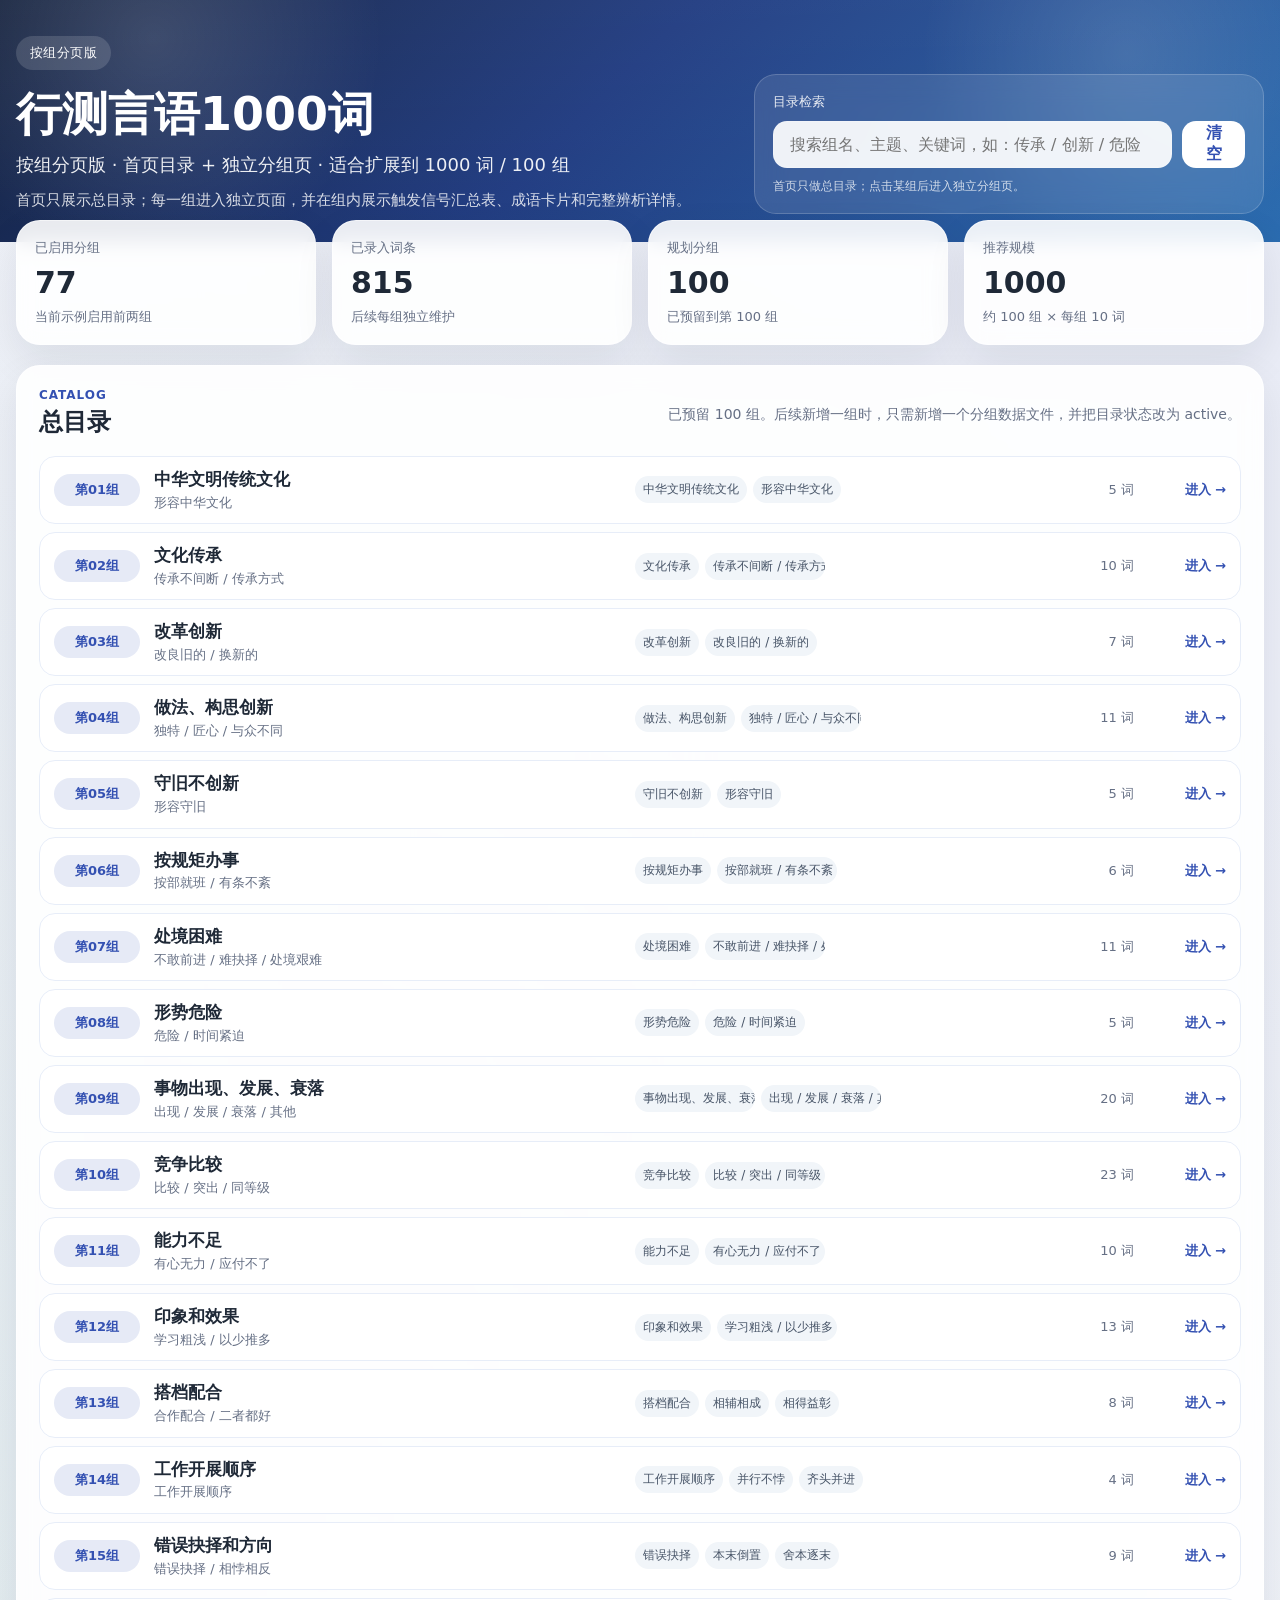
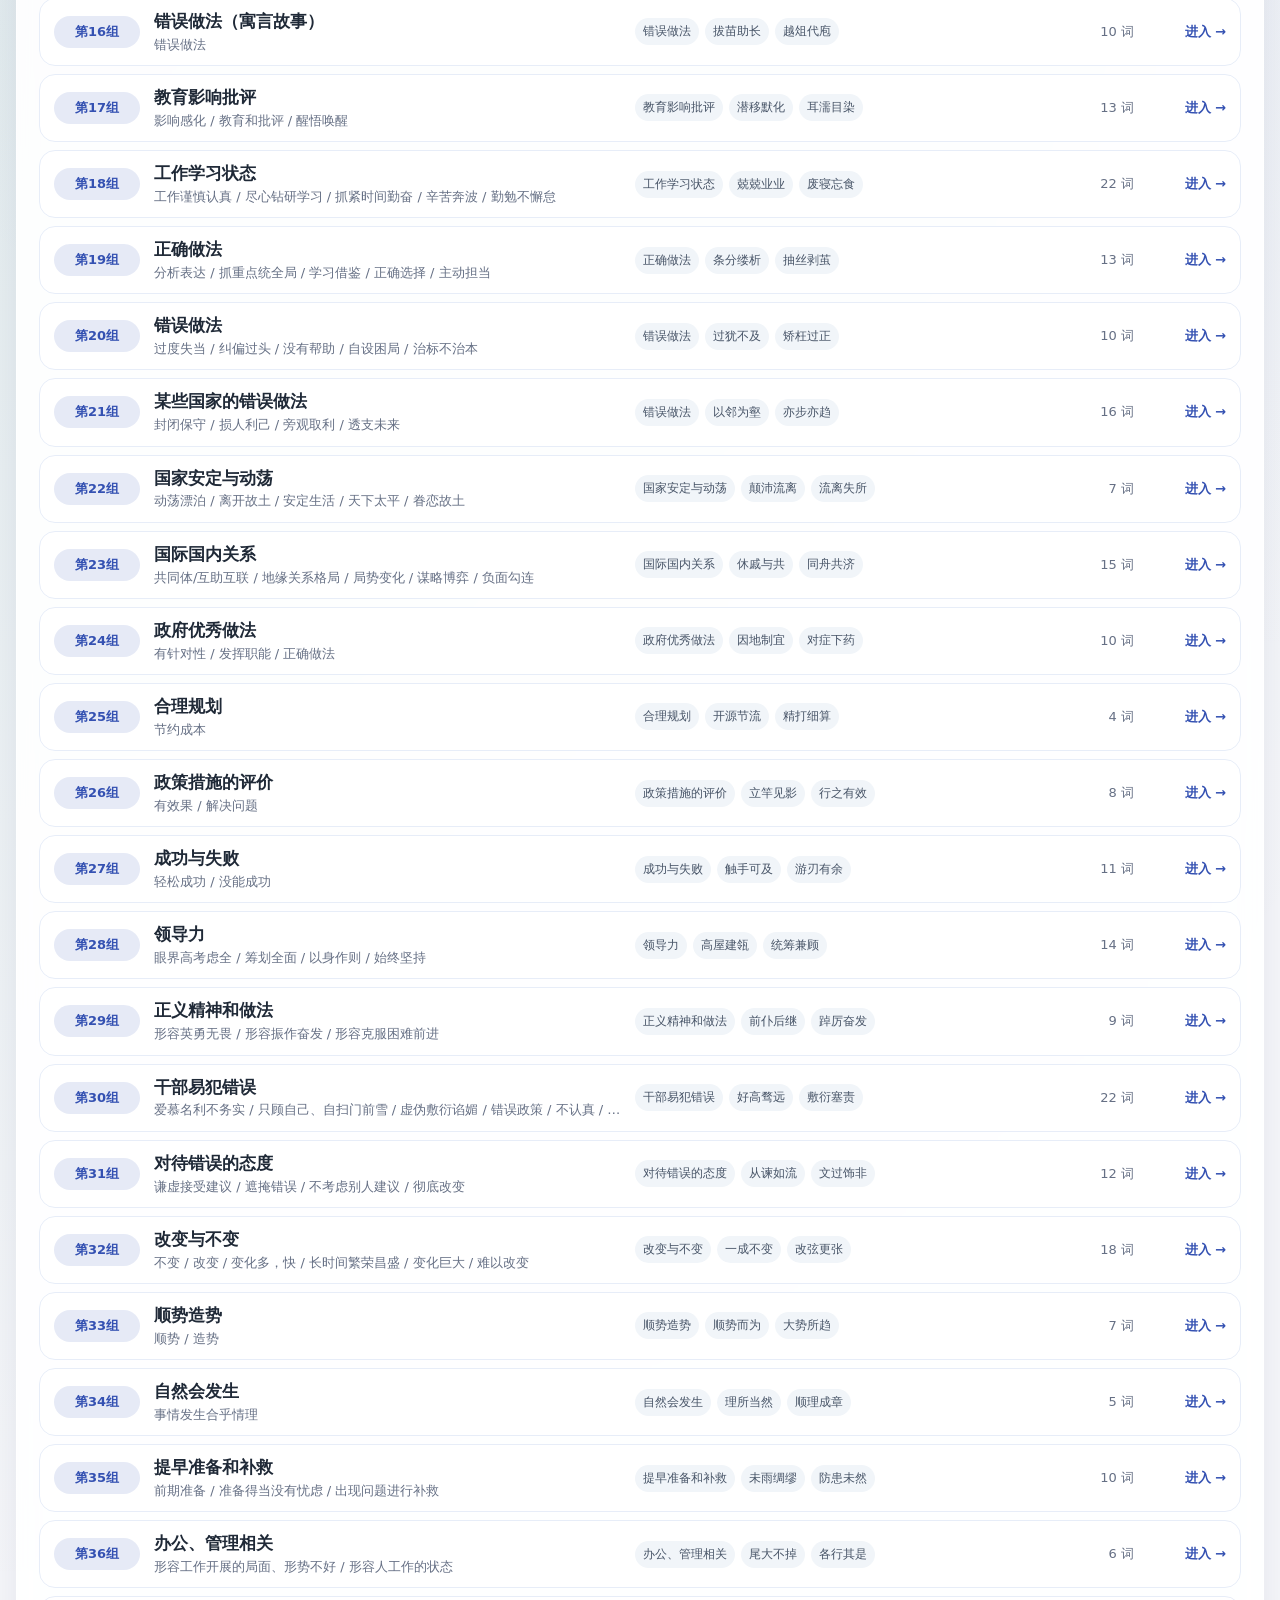
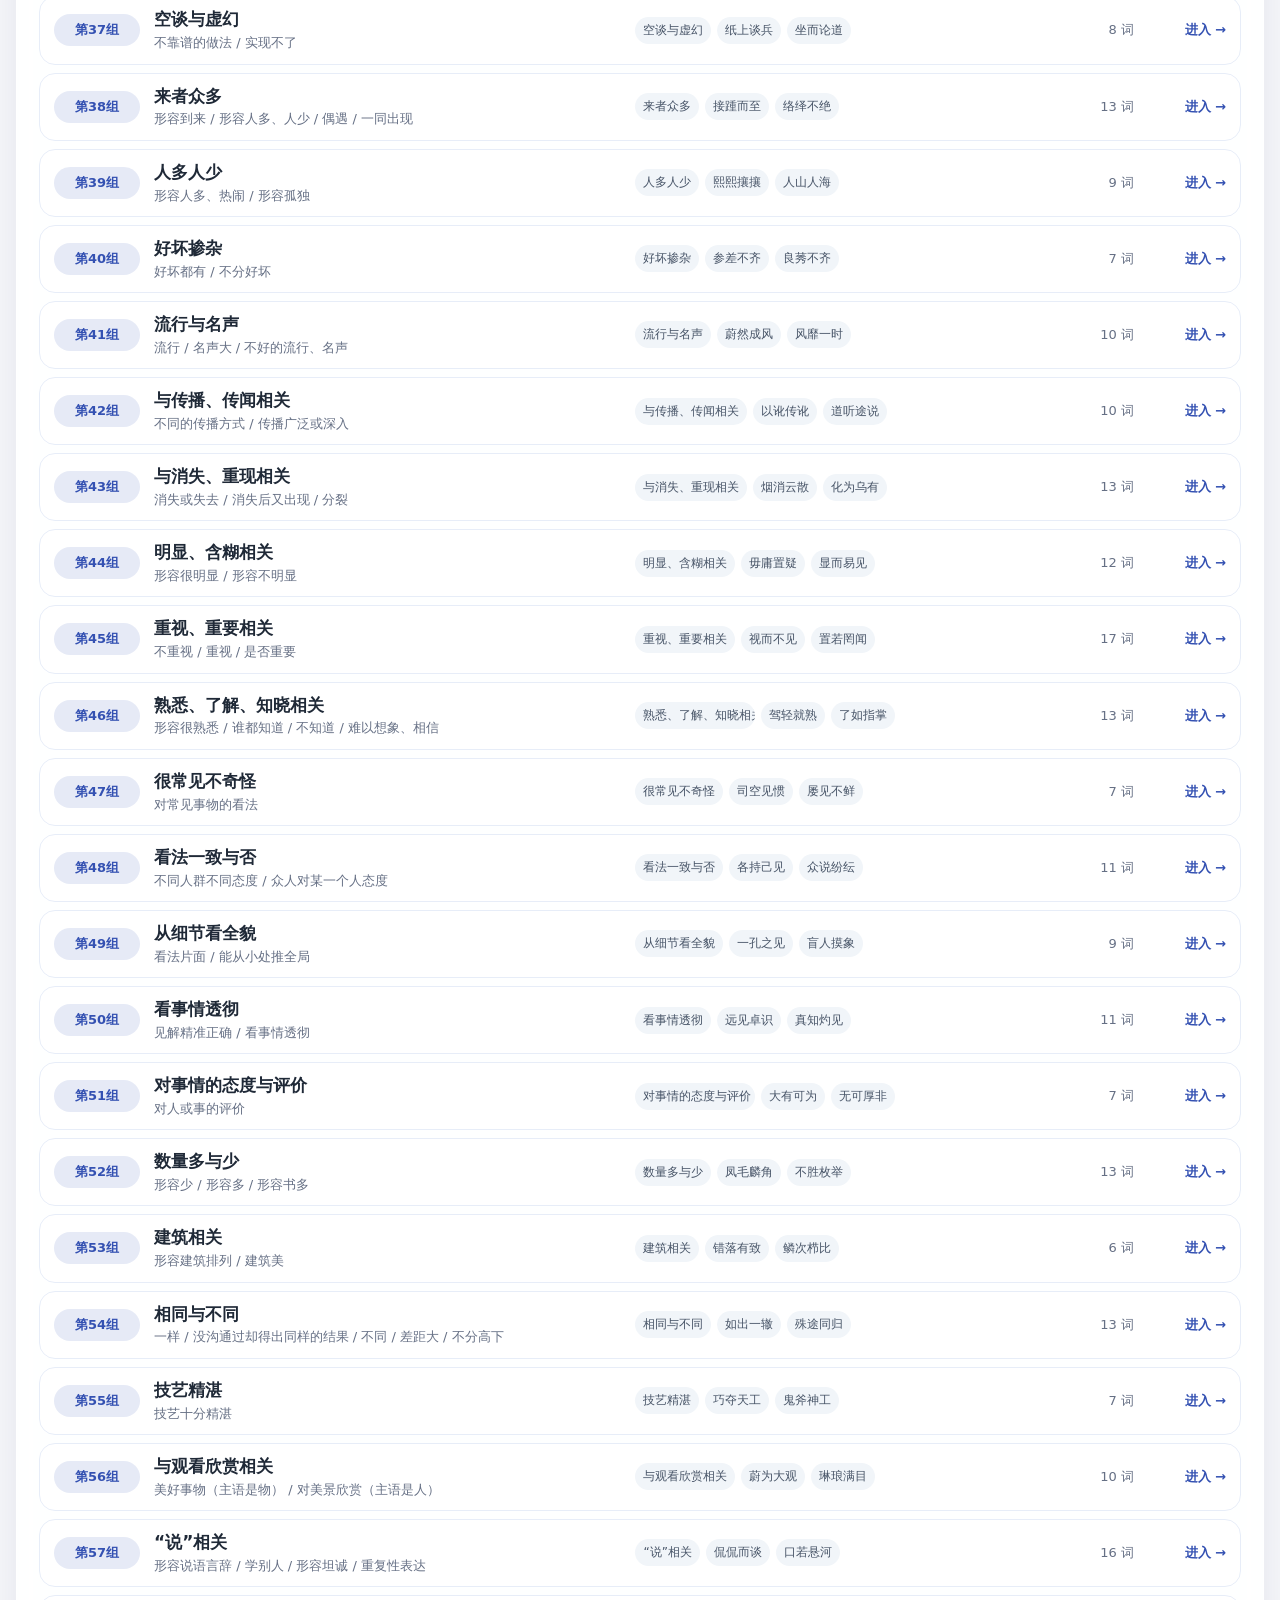
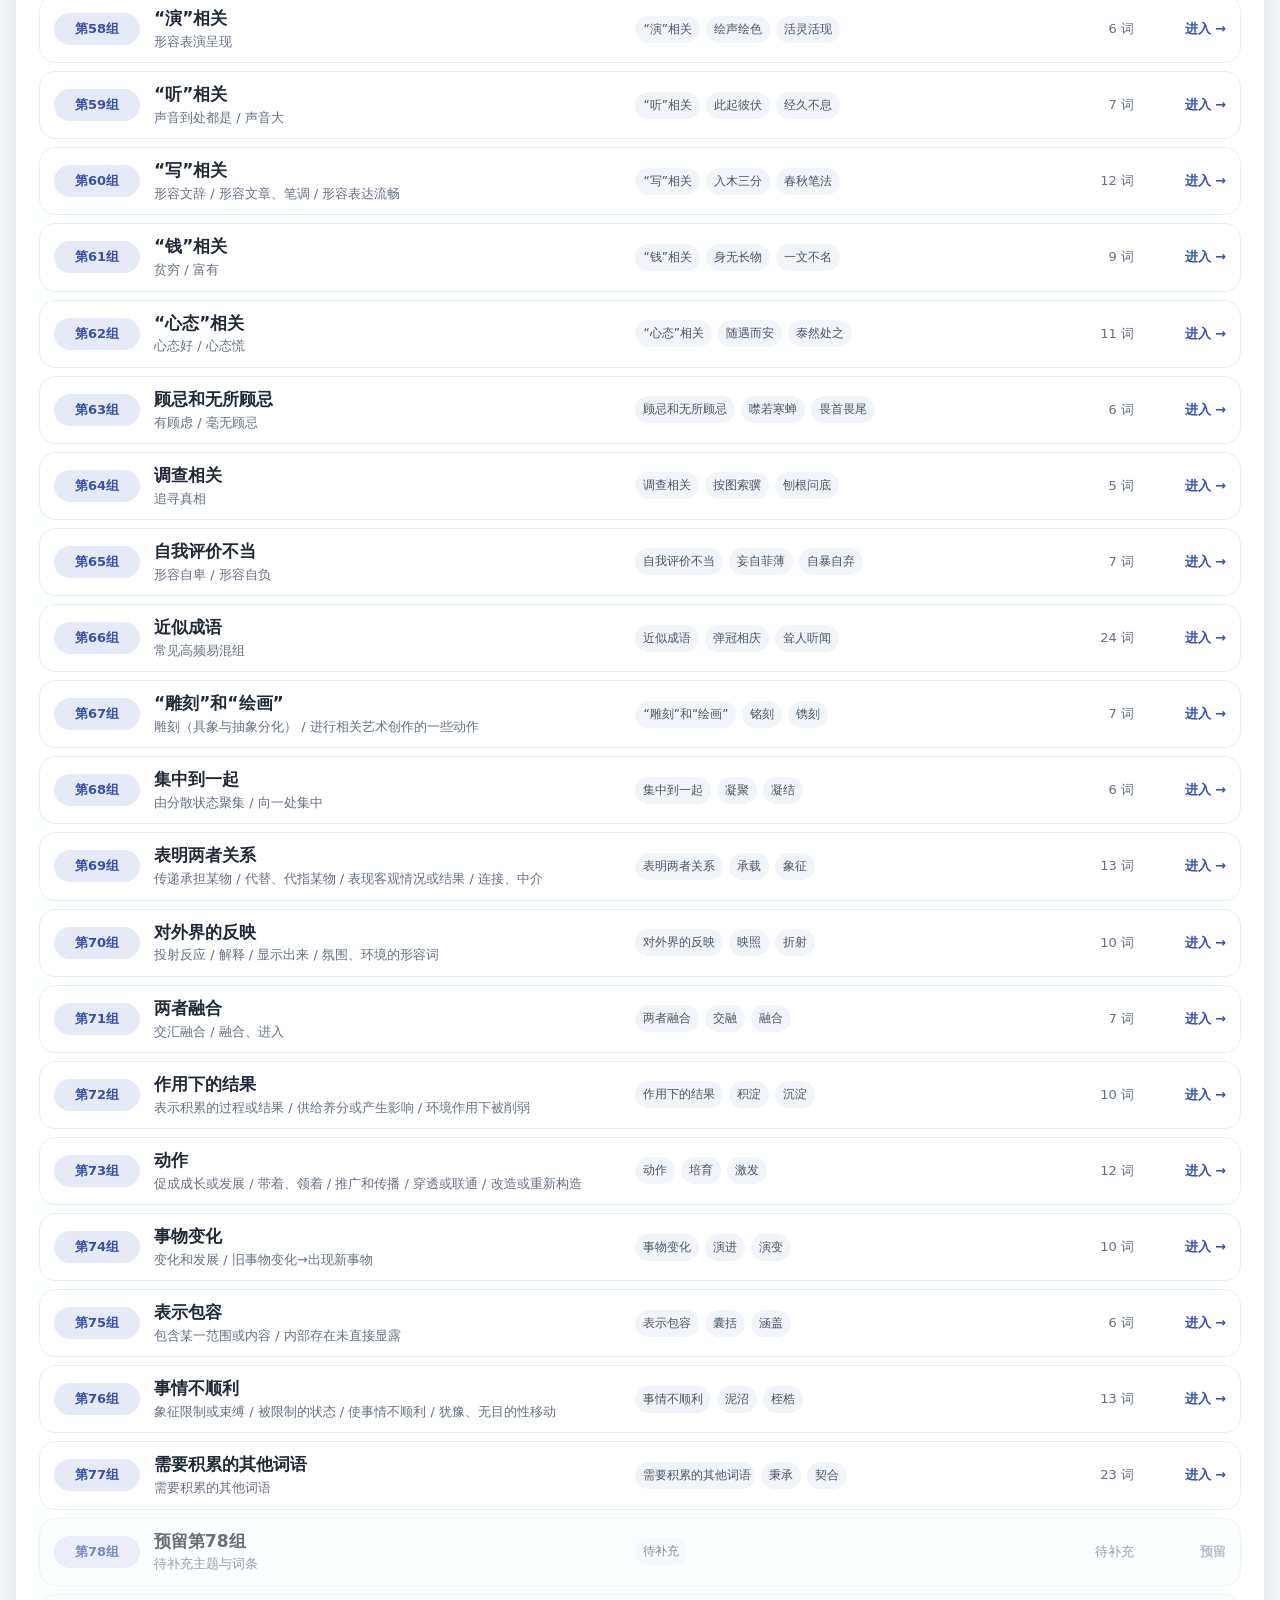
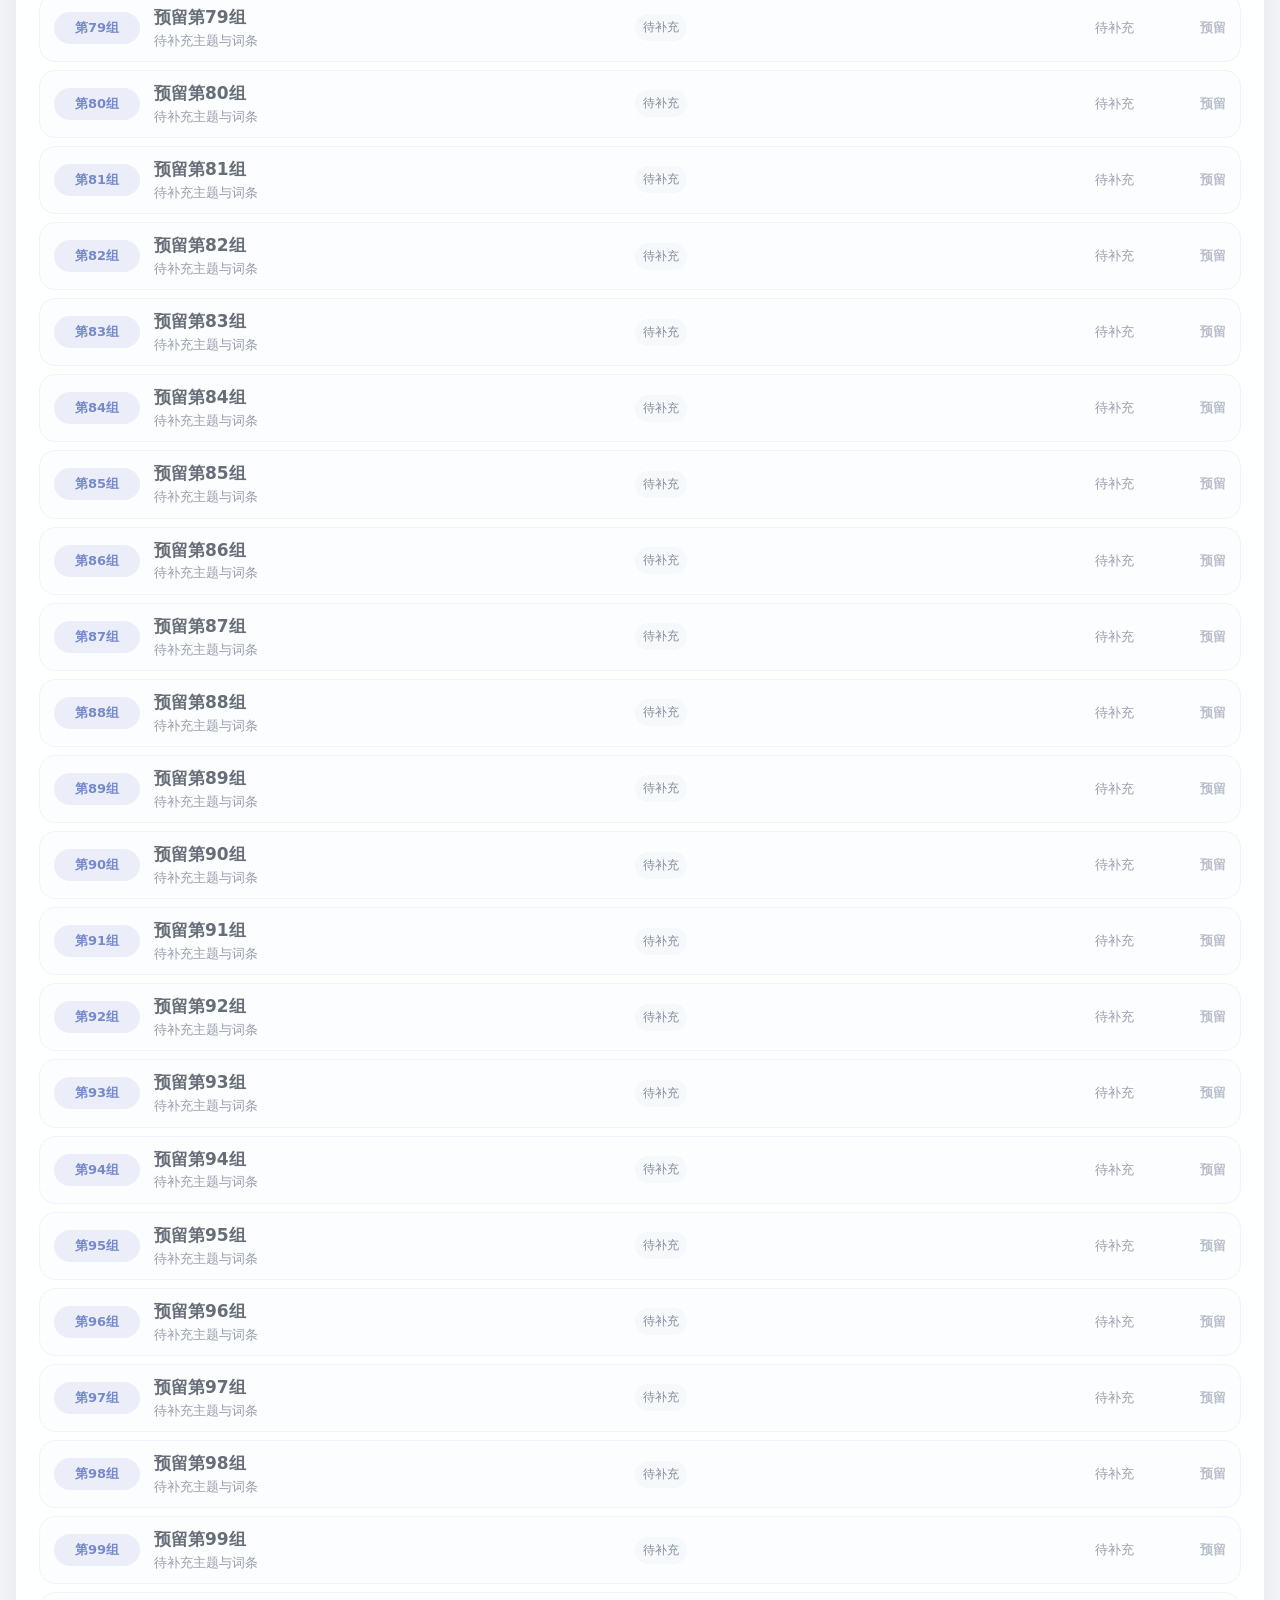
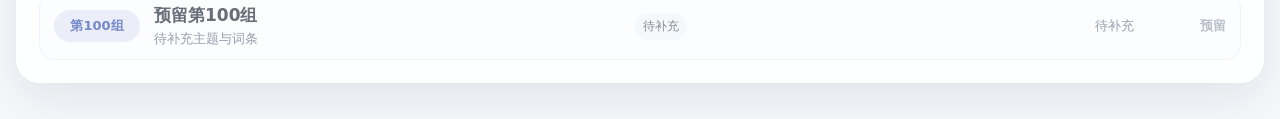
<file: index.html>
<!DOCTYPE html>
<html lang="zh-CN">
<head>
  <meta charset="UTF-8" />
  <meta name="viewport" content="width=device-width, initial-scale=1.0" />
  <title>行测言语1000词</title>
  <link rel="stylesheet" href="./assets/style.css" />
</head>
<body>
  <header class="hero hero-home">
    <div class="hero__bg"></div>
    <div class="container hero__content">
      <div>
        <span class="hero__badge">按组分页版</span>
        <h1 id="siteTitle">行测言语1000词</h1>
        <p id="siteSubtitle" class="hero__subtitle"></p>
        <p id="siteDescription" class="hero__description"></p>
      </div>
      <div class="hero__panel">
        <div class="search-card">
          <label for="catalogSearch" class="search-card__label">目录检索</label>
          <div class="search-bar">
            <input id="catalogSearch" type="search" placeholder="搜索组名、主题、关键词，如：传承 / 创新 / 危险" />
            <button id="clearCatalogSearch" type="button">清空</button>
          </div>
          <p class="search-card__hint">首页只做总目录；点击某组后进入独立分组页。</p>
        </div>
      </div>
    </div>
  </header>
  <main class="container home-main">
    <section id="statsGrid" class="stats-grid"></section>
    <section class="card section-block">
      <div class="section-head">
        <div><p class="eyebrow">Catalog</p><h2>总目录</h2></div>
        <p class="section-note">已预留 100 组。后续新增一组时，只需新增一个分组数据文件，并把目录状态改为 active。</p>
      </div>
      <div id="catalogGrid" class="catalog-grid"></div>
    </section>
  </main>
  <script src="./data/catalog.js"></script>
  <script src="./assets/home.js"></script>
</body>
</html>
</file>
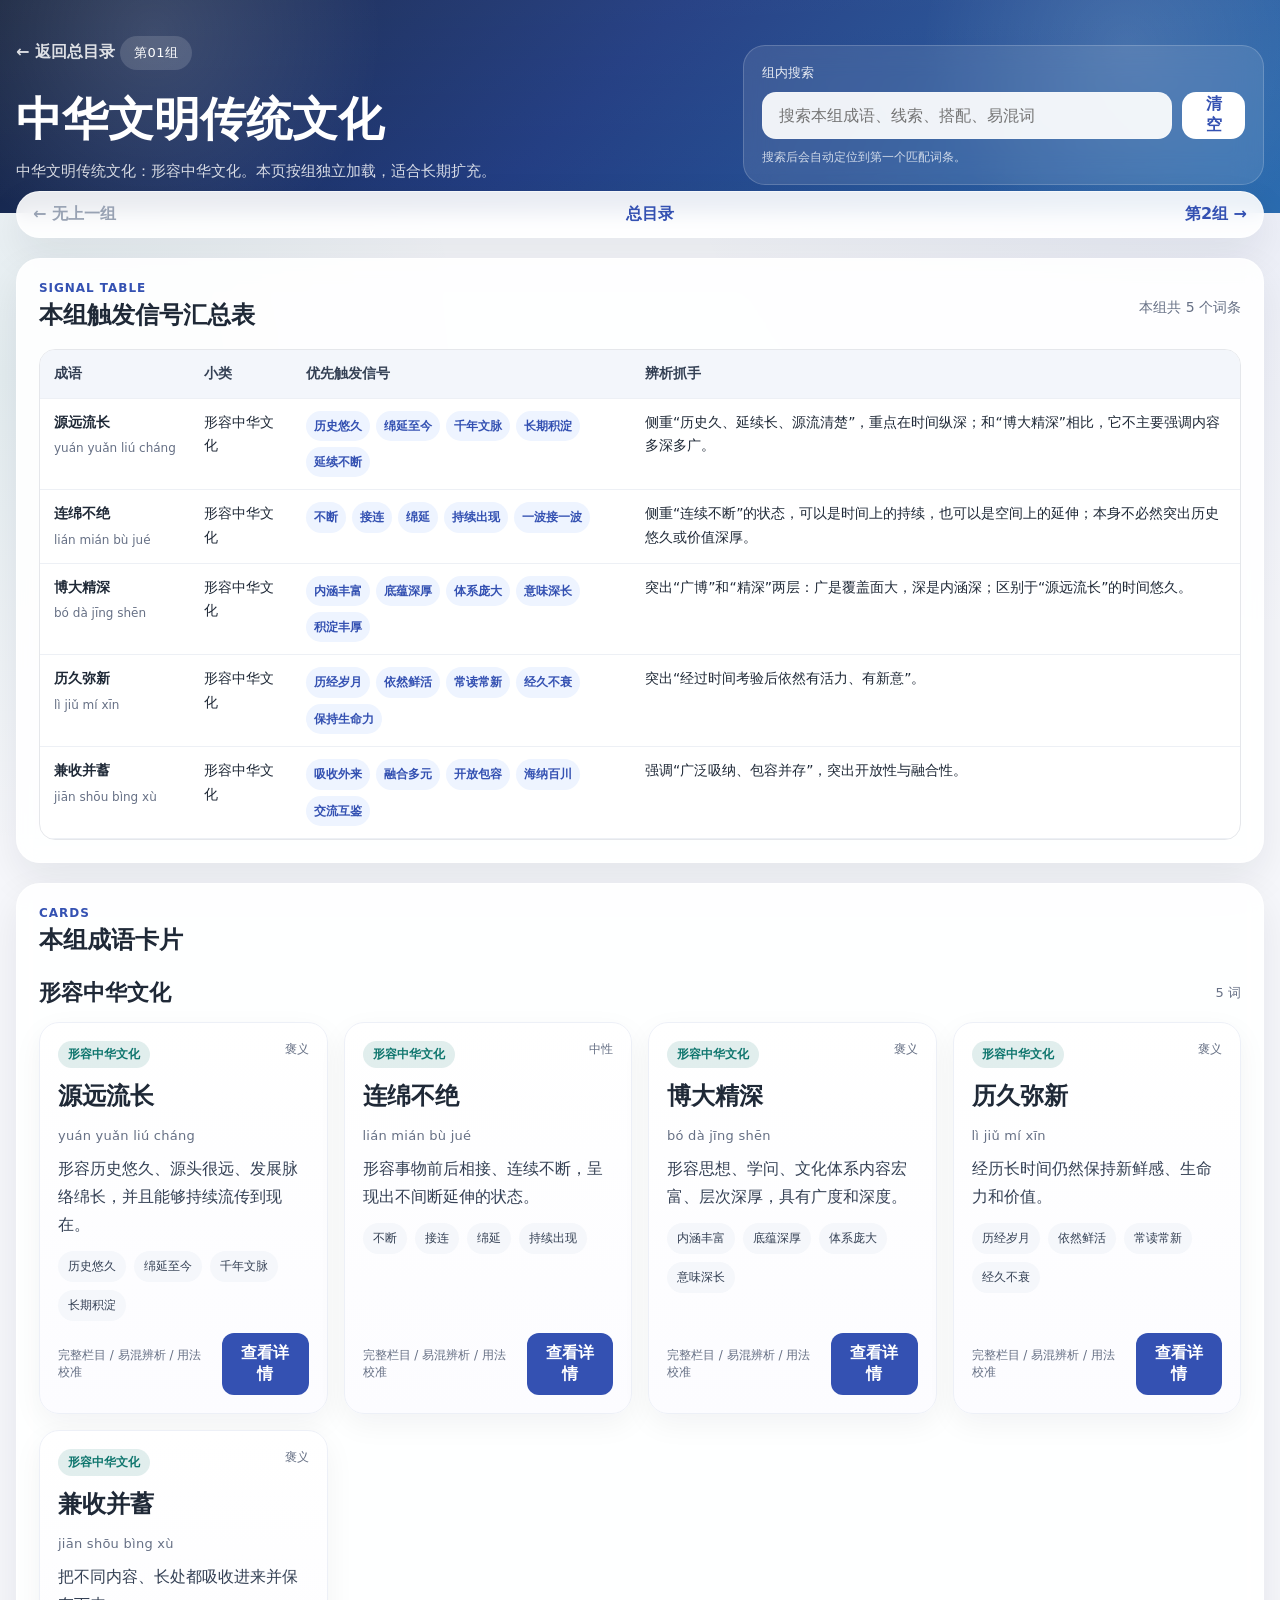
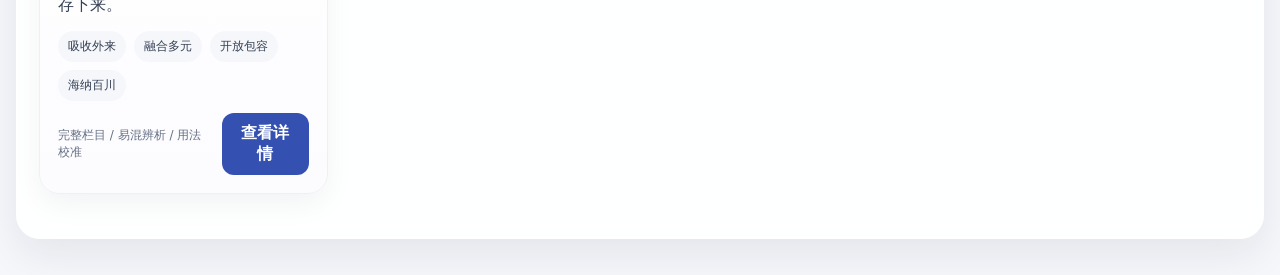
<file: group.html>
<!DOCTYPE html>
<html lang="zh-CN">
<head>
  <meta charset="UTF-8" />
  <meta name="viewport" content="width=device-width, initial-scale=1.0" />
  <title>分组成语辨析</title>
  <link rel="stylesheet" href="./assets/style.css" />
</head>
<body>
  <header class="hero hero-group">
    <div class="hero__bg"></div>
    <div class="container group-hero-layout">
      <div>
        <a class="back-link" href="./index.html">← 返回总目录</a>
        <span id="groupBadge" class="hero__badge">分组页</span>
        <h1 id="groupTitle">加载中...</h1>
        <p id="groupSummary" class="hero__description"></p>
      </div>
      <div class="hero__panel">
        <div class="search-card">
          <label for="groupSearch" class="search-card__label">组内搜索</label>
          <div class="search-bar">
            <input id="groupSearch" type="search" placeholder="搜索本组成语、线索、搭配、易混词" />
            <button id="clearGroupSearch" type="button">清空</button>
          </div>
          <p class="search-card__hint">搜索后会自动定位到第一个匹配词条。</p>
        </div>
      </div>
    </div>
  </header>
  <main class="container group-main">
    <section class="card nav-strip">
      <a id="prevGroup" class="nav-strip__btn" href="#">上一组</a>
      <a class="nav-strip__center" href="./index.html">总目录</a>
      <a id="nextGroup" class="nav-strip__btn" href="#">下一组</a>
    </section>
    <section class="card section-block">
      <div class="section-head">
        <div><p class="eyebrow">Signal Table</p><h2>本组触发信号汇总表</h2></div>
        <p id="resultSummary" class="section-note"></p>
      </div>
      <div id="triggerTable"></div>
    </section>
    <section class="card section-block">
      <div class="section-head section-head--tight">
        <div><p class="eyebrow">Cards</p><h2>本组成语卡片</h2></div>
      </div>
      <div id="idiomList"></div>
    </section>
  </main>
  <div id="detailModal" class="modal" aria-hidden="true">
    <div class="modal__backdrop" data-close="true"></div>
    <div class="modal__dialog" role="dialog" aria-modal="true" aria-labelledby="modalTitle">
      <button class="modal__close" id="closeModalBtn" type="button" aria-label="关闭">×</button>
      <div id="modalBody"></div>
    </div>
  </div>
  <script src="./data/catalog.js"></script>
  <script src="./assets/group.js"></script>
</body>
</html>
</file>
<file: assets/style.css>
:root {
  --bg: #f6f7fb;
  --surface: rgba(255, 255, 255, 0.9);
  --surface-strong: #ffffff;
  --text: #1f2937;
  --muted: #667085;
  --line: #e5e7eb;
  --shadow: 0 16px 40px rgba(15, 23, 42, 0.08);
  --primary: #3451b2;
  --primary-soft: rgba(52, 81, 178, 0.12);
  --accent: #0f766e;
  --accent-soft: rgba(15, 118, 110, 0.12);
  --gold: #c58b2a;
  --danger: #b42318;
  --radius-xl: 24px;
  --radius-lg: 18px;
  --radius-md: 14px;
  --radius-sm: 10px;
  --font-stack: "PingFang SC", "Microsoft YaHei", "Noto Sans SC", system-ui, -apple-system, BlinkMacSystemFont, sans-serif;
}

* {
  box-sizing: border-box;
}

html {
  scroll-behavior: smooth;
}

body {
  margin: 0;
  font-family: var(--font-stack);
  color: var(--text);
  background:
    radial-gradient(circle at top right, rgba(52, 81, 178, 0.08), transparent 28%),
    radial-gradient(circle at left 20%, rgba(15, 118, 110, 0.08), transparent 24%),
    var(--bg);
}

a {
  color: inherit;
  text-decoration: none;
}

button,
input {
  font: inherit;
}

.container {
  width: min(1280px, calc(100% - 32px));
  margin: 0 auto;
}

.hero {
  position: relative;
  overflow: hidden;
  padding: 36px 0 28px;
  background: linear-gradient(135deg, #14213d 0%, #223d82 46%, #2b6cb0 100%);
  color: #fff;
}

.hero__bg {
  position: absolute;
  inset: 0;
  background:
    radial-gradient(circle at 12% 16%, rgba(255, 255, 255, 0.14), transparent 20%),
    radial-gradient(circle at 88% 22%, rgba(255, 255, 255, 0.12), transparent 18%),
    linear-gradient(180deg, rgba(255,255,255,0.03), rgba(255,255,255,0));
  pointer-events: none;
}

.hero__content {
  position: relative;
  display: grid;
  grid-template-columns: 1.4fr 1fr;
  gap: 24px;
  align-items: end;
}

.hero__badge {
  display: inline-flex;
  align-items: center;
  gap: 8px;
  padding: 8px 14px;
  border-radius: 999px;
  background: rgba(255, 255, 255, 0.14);
  font-size: 13px;
  letter-spacing: 0.03em;
}

.hero h1 {
  margin: 18px 0 12px;
  font-size: clamp(32px, 5vw, 46px);
  line-height: 1.15;
}

.hero__subtitle {
  margin: 0 0 10px;
  font-size: 18px;
  color: rgba(255, 255, 255, 0.92);
}

.hero__description {
  margin: 0;
  max-width: 720px;
  font-size: 15px;
  line-height: 1.8;
  color: rgba(255, 255, 255, 0.82);
}

.hero__panel {
  display: flex;
  justify-content: flex-end;
}

.card {
  background: var(--surface);
  backdrop-filter: blur(10px);
  border: 1px solid rgba(255, 255, 255, 0.55);
  border-radius: var(--radius-xl);
  box-shadow: var(--shadow);
}

.search-card {
  width: 100%;
  background: rgba(255, 255, 255, 0.1);
  border: 1px solid rgba(255, 255, 255, 0.18);
  border-radius: 22px;
  padding: 18px;
  backdrop-filter: blur(14px);
}

.search-card__label {
  display: block;
  font-size: 13px;
  margin-bottom: 10px;
  color: rgba(255, 255, 255, 0.88);
}

.search-bar {
  display: flex;
  gap: 10px;
}

.search-bar input {
  width: 100%;
  border: 1px solid rgba(255, 255, 255, 0.18);
  background: rgba(255,255,255,0.92);
  color: var(--text);
  border-radius: 14px;
  padding: 13px 16px;
  outline: none;
}

.search-bar input:focus {
  border-color: rgba(255,255,255,0.85);
  box-shadow: 0 0 0 3px rgba(255,255,255,0.15);
}

.search-bar button,
.btn-link,
.pill,
.chip {
  cursor: pointer;
}

.search-bar button {
  border: none;
  border-radius: 14px;
  padding: 0 18px;
  background: #fff;
  color: var(--primary);
  font-weight: 600;
}

.search-card__hint {
  margin: 10px 0 0;
  font-size: 12px;
  color: rgba(255, 255, 255, 0.76);
}

.main-layout {
  display: grid;
  grid-template-columns: 300px minmax(0, 1fr);
  gap: 22px;
  margin-top: -22px;
  padding-bottom: 32px;
}

.sidebar {
  position: sticky;
  top: 20px;
  align-self: start;
  padding: 18px;
}

.sidebar__header {
  display: flex;
  justify-content: space-between;
  align-items: center;
  gap: 12px;
  margin-bottom: 14px;
}

.sidebar__header h2 {
  margin: 0;
  font-size: 18px;
}

.sidebar__summary {
  font-size: 12px;
  color: var(--muted);
}

.catalog-list {
  display: flex;
  flex-direction: column;
  gap: 8px;
  max-height: calc(100vh - 180px);
  overflow: auto;
  padding-right: 4px;
}

.catalog-link {
  display: grid;
  grid-template-columns: auto 1fr auto;
  align-items: center;
  gap: 10px;
  padding: 11px 12px;
  border-radius: 14px;
  border: 1px solid transparent;
  transition: 0.18s ease;
}

.catalog-link:hover {
  background: #f5f7ff;
  border-color: #dfe6ff;
}

.catalog-link.is-placeholder {
  opacity: 0.7;
  background: rgba(148, 163, 184, 0.08);
}

.catalog-link__no {
  width: 32px;
  height: 32px;
  display: grid;
  place-items: center;
  border-radius: 10px;
  background: var(--primary-soft);
  color: var(--primary);
  font-weight: 700;
  font-size: 13px;
}

.catalog-link__title {
  font-size: 14px;
  font-weight: 600;
}

.catalog-link__desc {
  margin-top: 3px;
  font-size: 12px;
  color: var(--muted);
}

.catalog-link__count {
  font-size: 12px;
  color: var(--muted);
}

.content {
  display: flex;
  flex-direction: column;
  gap: 20px;
}

.stats-grid {
  display: grid;
  grid-template-columns: repeat(4, minmax(0, 1fr));
  gap: 16px;
}

.stat-card {
  padding: 18px;
}

.stat-card__label {
  font-size: 13px;
  color: var(--muted);
}

.stat-card__value {
  margin-top: 8px;
  font-size: 30px;
  font-weight: 800;
}

.stat-card__sub {
  margin-top: 8px;
  font-size: 13px;
  color: var(--muted);
}

.section-block {
  padding: 22px;
}

.section-head {
  display: flex;
  justify-content: space-between;
  align-items: end;
  gap: 16px;
  margin-bottom: 18px;
}

.section-head--tight {
  align-items: center;
  margin-bottom: 8px;
}

.section-head h2 {
  margin: 4px 0 0;
  font-size: 24px;
}

.eyebrow {
  margin: 0;
  color: var(--primary);
  font-size: 12px;
  font-weight: 700;
  letter-spacing: 0.08em;
  text-transform: uppercase;
}

.section-note,
.result-summary {
  color: var(--muted);
  font-size: 14px;
}

.directory-grid {
  display: grid;
  grid-template-columns: repeat(auto-fit, minmax(220px, 1fr));
  gap: 14px;
}

.directory-card {
  padding: 16px;
  border-radius: 18px;
  background: linear-gradient(180deg, #fff, #f9fbff);
  border: 1px solid #e7edf8;
  display: flex;
  flex-direction: column;
  gap: 12px;
}

.directory-card--placeholder {
  background: linear-gradient(180deg, #fbfbfd, #f5f6f9);
  border-style: dashed;
}

.directory-card__top {
  display: flex;
  justify-content: space-between;
  align-items: start;
  gap: 12px;
}

.directory-card__tag {
  display: inline-flex;
  align-items: center;
  padding: 6px 10px;
  border-radius: 999px;
  background: var(--primary-soft);
  color: var(--primary);
  font-size: 12px;
  font-weight: 700;
}

.directory-card__status {
  font-size: 12px;
  color: var(--muted);
}

.directory-card h3 {
  margin: 0;
  font-size: 18px;
}

.directory-card p {
  margin: 0;
  color: var(--muted);
  line-height: 1.7;
  font-size: 14px;
}

.btn-link {
  align-self: flex-start;
  border: none;
  border-radius: 12px;
  padding: 10px 14px;
  background: #eff4ff;
  color: var(--primary);
  font-weight: 700;
}

.btn-link.is-disabled {
  background: #eef1f5;
  color: #98a2b3;
  cursor: not-allowed;
}

.group-block {
  padding: 18px 0 8px;
  border-top: 1px solid var(--line);
}

.group-block:first-of-type {
  border-top: none;
}

.group-header {
  display: flex;
  justify-content: space-between;
  align-items: end;
  gap: 16px;
  margin-bottom: 16px;
}

.group-title-wrap h3 {
  margin: 0;
  font-size: 24px;
}

.group-title-wrap p {
  margin: 6px 0 0;
  color: var(--muted);
}

.pill-group {
  display: flex;
  flex-wrap: wrap;
  gap: 8px;
}

.pill {
  border: none;
  border-radius: 999px;
  padding: 8px 12px;
  background: #edf2ff;
  color: var(--primary);
  font-size: 13px;
  font-weight: 600;
}

.idiom-grid {
  display: grid;
  grid-template-columns: repeat(auto-fit, minmax(280px, 1fr));
  gap: 16px;
}

.idiom-card {
  padding: 18px;
  border-radius: 20px;
  background: linear-gradient(180deg, #ffffff, #fcfcff);
  border: 1px solid #edf0f7;
  box-shadow: 0 10px 30px rgba(15, 23, 42, 0.05);
  display: flex;
  flex-direction: column;
  gap: 12px;
}

.idiom-card__meta {
  display: flex;
  justify-content: space-between;
  gap: 12px;
  align-items: start;
}

.idiom-card__category {
  display: inline-flex;
  align-items: center;
  padding: 5px 10px;
  border-radius: 999px;
  background: var(--accent-soft);
  color: var(--accent);
  font-size: 12px;
  font-weight: 700;
}

.idiom-card__tone {
  font-size: 12px;
  color: var(--muted);
}

.idiom-card h4 {
  margin: 0;
  font-size: 24px;
}

.idiom-card__pinyin {
  margin-top: 4px;
  font-size: 13px;
  color: var(--muted);
  letter-spacing: 0.02em;
}

.idiom-card__core {
  margin: 0;
  line-height: 1.75;
  color: #344054;
}

.chip-row {
  display: flex;
  flex-wrap: wrap;
  gap: 8px;
}

.chip {
  display: inline-flex;
  align-items: center;
  border-radius: 999px;
  padding: 7px 10px;
  background: #f5f7fb;
  color: #344054;
  font-size: 12px;
}

.idiom-card__footer {
  margin-top: auto;
  display: flex;
  justify-content: space-between;
  align-items: center;
  gap: 12px;
}

.idiom-card__hint {
  font-size: 12px;
  color: var(--muted);
}

.idiom-card__btn {
  border: none;
  padding: 10px 14px;
  border-radius: 12px;
  background: var(--primary);
  color: white;
  font-weight: 700;
}

.empty-state {
  padding: 32px;
  text-align: center;
  color: var(--muted);
}

.modal {
  position: fixed;
  inset: 0;
  display: none;
  z-index: 50;
}

.modal.is-open {
  display: block;
}

.modal__backdrop {
  position: absolute;
  inset: 0;
  background: rgba(15, 23, 42, 0.55);
  backdrop-filter: blur(3px);
}

.modal__dialog {
  position: relative;
  width: min(980px, calc(100% - 24px));
  max-height: calc(100vh - 28px);
  overflow: auto;
  margin: 14px auto;
  padding: 26px;
  border-radius: 24px;
  background: var(--surface-strong);
  box-shadow: 0 24px 80px rgba(15, 23, 42, 0.24);
}

.modal__close {
  position: sticky;
  top: 0;
  float: right;
  margin-left: auto;
  width: 42px;
  height: 42px;
  border: none;
  border-radius: 50%;
  background: #f2f4f7;
  font-size: 24px;
  color: #475467;
}

.detail-header {
  padding-right: 52px;
  display: flex;
  justify-content: space-between;
  gap: 18px;
  align-items: start;
  margin-bottom: 18px;
}

.detail-header h2 {
  margin: 0;
  font-size: clamp(28px, 4vw, 38px);
}

.detail-pinyin {
  margin-top: 8px;
  color: var(--muted);
}

.detail-badges {
  display: flex;
  flex-wrap: wrap;
  gap: 10px;
  justify-content: flex-end;
}

.detail-badge {
  display: inline-flex;
  align-items: center;
  padding: 8px 12px;
  border-radius: 999px;
  background: #eef4ff;
  color: var(--primary);
  font-size: 13px;
  font-weight: 700;
}

.detail-grid {
  display: grid;
  grid-template-columns: repeat(2, minmax(0, 1fr));
  gap: 14px;
  margin: 18px 0;
}

.detail-item {
  padding: 16px;
  border-radius: 18px;
  background: #f8fafc;
  border: 1px solid #edf2f7;
}

.detail-item--full {
  grid-column: 1 / -1;
}

.detail-item__label {
  display: block;
  margin-bottom: 8px;
  font-size: 13px;
  color: var(--muted);
}

.detail-item__value {
  line-height: 1.85;
  color: #101828;
}

.inline-list {
  display: flex;
  flex-wrap: wrap;
  gap: 8px;
}

.inline-list .chip {
  background: #fff;
  border: 1px solid #e5e7eb;
}

.compare-list,
.context-list {
  display: grid;
  gap: 12px;
}

.compare-card,
.context-card {
  padding: 14px;
  border-radius: 16px;
  background: #fff;
  border: 1px solid #e5e7eb;
}

.compare-card strong,
.context-card strong {
  color: #111827;
}

.context-card__index {
  display: inline-grid;
  place-items: center;
  width: 28px;
  height: 28px;
  margin-right: 8px;
  border-radius: 50%;
  background: #eef4ff;
  color: var(--primary);
  font-size: 13px;
  font-weight: 700;
}

.context-placeholder {
  margin-top: 10px;
  padding: 12px;
  border-radius: 14px;
  background: #fafafa;
  border: 1px dashed #d0d5dd;
  color: #667085;
  line-height: 1.75;
}

.note-box {
  margin-top: 18px;
  padding: 16px 18px;
  border-radius: 18px;
  background: linear-gradient(180deg, #fff8eb, #fffdf6);
  border: 1px solid rgba(197, 139, 42, 0.26);
  color: #7a4d0a;
  line-height: 1.8;
}

@media (max-width: 1080px) {
  .main-layout {
    grid-template-columns: 1fr;
  }

  .sidebar {
    position: static;
  }

  .hero__content {
    grid-template-columns: 1fr;
  }

  .stats-grid {
    grid-template-columns: repeat(2, minmax(0, 1fr));
  }
}

@media (max-width: 720px) {
  .container {
    width: min(100% - 20px, 1280px);
  }

  .hero {
    padding-top: 26px;
  }

  .search-bar {
    flex-direction: column;
  }

  .stats-grid {
    grid-template-columns: 1fr;
  }

  .directory-grid,
  .idiom-grid,
  .detail-grid {
    grid-template-columns: 1fr;
  }

  .section-block,
  .sidebar,
  .modal__dialog {
    padding: 16px;
  }

  .group-header,
  .section-head,
  .detail-header {
    flex-direction: column;
    align-items: start;
  }

  .detail-badges {
    justify-content: flex-start;
  }
}


.trigger-summary {
  margin: 12px 0 18px;
  padding: 16px;
  border-radius: 20px;
  background: linear-gradient(180deg, #f8fbff, #ffffff);
  border: 1px solid #e5edf8;
}

.trigger-summary__head {
  display: flex;
  justify-content: space-between;
  align-items: end;
  gap: 14px;
  margin-bottom: 12px;
}

.trigger-summary__head h4 {
  margin: 4px 0 0;
  font-size: 20px;
}

.trigger-summary__head p {
  margin: 0;
  color: var(--muted);
  font-size: 13px;
}

.trigger-table-wrap {
  overflow-x: auto;
  border-radius: 16px;
  border: 1px solid #e5e7eb;
  background: #fff;
}

.trigger-table {
  width: 100%;
  border-collapse: collapse;
  min-width: 760px;
}

.trigger-table th,
.trigger-table td {
  padding: 12px 14px;
  text-align: left;
  vertical-align: top;
  border-bottom: 1px solid #edf0f5;
  font-size: 14px;
  line-height: 1.7;
}

.trigger-table th {
  background: #f3f6fb;
  color: #344054;
  font-weight: 800;
  white-space: nowrap;
}

.trigger-table tbody tr:hover {
  background: #fbfdff;
}

.trigger-table td:first-child {
  white-space: nowrap;
}

.trigger-table td:first-child span {
  display: block;
  margin-top: 4px;
  color: var(--muted);
  font-size: 12px;
}

.mini-chip-row {
  display: flex;
  flex-wrap: wrap;
  gap: 6px;
}

.mini-chip-row span {
  display: inline-flex;
  padding: 5px 8px;
  border-radius: 999px;
  background: #eef4ff;
  color: var(--primary);
  font-size: 12px;
  font-weight: 600;
}

.idiom-card.is-highlighted {
  animation: resultPulse 1.4s ease;
  border-color: rgba(52, 81, 178, 0.55);
  box-shadow: 0 18px 44px rgba(52, 81, 178, 0.16);
}

@keyframes resultPulse {
  0% {
    transform: translateY(0);
    box-shadow: 0 0 0 rgba(52, 81, 178, 0);
  }
  35% {
    transform: translateY(-4px);
    box-shadow: 0 18px 44px rgba(52, 81, 178, 0.18);
  }
  100% {
    transform: translateY(0);
  }
}

@media (max-width: 720px) {
  .trigger-summary__head {
    flex-direction: column;
    align-items: start;
  }
}


.home-main, .group-main { margin-top: -22px; padding-bottom: 36px; display: flex; flex-direction: column; gap: 20px; }
.catalog-grid { display: grid; grid-template-columns: repeat(auto-fit, minmax(240px, 1fr)); gap: 14px; }
.catalog-card { padding: 16px; border-radius: 18px; background: linear-gradient(180deg, #fff, #f9fbff); border: 1px solid #e7edf8; display: flex; flex-direction: column; gap: 12px; }
.catalog-card--placeholder { background: linear-gradient(180deg, #fbfbfd, #f5f6f9); border-style: dashed; opacity: .78; }
.catalog-card__top { display: flex; justify-content: space-between; align-items: start; gap: 12px; }
.catalog-card__no { padding: 6px 10px; border-radius: 999px; background: var(--primary-soft); color: var(--primary); font-size: 12px; font-weight: 800; }
.catalog-card__status { font-size: 12px; color: var(--muted); }
.catalog-card h3 { margin: 0; font-size: 18px; }
.catalog-card p { margin: 0; color: var(--muted); line-height: 1.7; font-size: 14px; }
.keyword-row { display: flex; flex-wrap: wrap; gap: 7px; }
.keyword-row span { padding: 5px 8px; border-radius: 999px; background: #f1f5f9; color: #475467; font-size: 12px; }
.enter-btn { align-self: flex-start; border-radius: 12px; padding: 10px 14px; background: #eff4ff; color: var(--primary); font-weight: 800; }
.enter-btn.is-disabled { background: #eef1f5; color: #98a2b3; pointer-events: none; }
.group-hero-layout { position: relative; display: grid; grid-template-columns: 1.35fr 1fr; gap: 24px; align-items: end; }
.back-link { display: inline-flex; margin-bottom: 12px; color: rgba(255,255,255,.84); font-weight: 700; }
.nav-strip { padding: 12px 16px; display: flex; justify-content: space-between; align-items: center; gap: 12px; }
.nav-strip__btn, .nav-strip__center { font-weight: 800; color: var(--primary); }
.nav-strip__btn.is-disabled { color: #98a2b3; pointer-events: none; }
.category-section { padding: 8px 0 22px; border-top: 1px solid var(--line); }
.category-section:first-child { border-top: none; }
.category-title { display: flex; justify-content: space-between; align-items: center; margin: 6px 0 14px; }
.category-title h3 { margin: 0; font-size: 22px; }
.category-title span { color: var(--muted); font-size: 13px; }
@media (max-width: 1080px) { .group-hero-layout { grid-template-columns: 1fr; } }


/* Compact catalog list: replaces large directory cards on the home page */
.catalog-grid {
  display: block;
}

.catalog-list-compact {
  display: grid;
  gap: 8px;
}

.catalog-row {
  display: grid;
  grid-template-columns: 86px minmax(220px, 1.15fr) minmax(240px, 1fr) 78px 78px;
  align-items: center;
  gap: 14px;
  min-height: 58px;
  padding: 11px 14px;
  border: 1px solid #e7edf8;
  border-radius: 16px;
  background: rgba(255, 255, 255, 0.82);
  transition: transform 0.16s ease, box-shadow 0.16s ease, border-color 0.16s ease, background 0.16s ease;
}

.catalog-row:hover {
  transform: translateY(-1px);
  border-color: rgba(52, 81, 178, 0.28);
  box-shadow: 0 10px 26px rgba(15, 23, 42, 0.06);
  background: #ffffff;
}

.catalog-row--placeholder {
  opacity: 0.68;
  background: rgba(248, 250, 252, 0.72);
}

.catalog-row--placeholder:hover {
  transform: none;
  box-shadow: none;
}

.catalog-row__no {
  display: inline-flex;
  justify-content: center;
  align-items: center;
  min-width: 74px;
  padding: 7px 10px;
  border-radius: 999px;
  background: var(--primary-soft);
  color: var(--primary);
  font-size: 13px;
  font-weight: 800;
  white-space: nowrap;
}

.catalog-row__main {
  min-width: 0;
}

.catalog-row__main strong {
  display: block;
  overflow: hidden;
  color: #1f2937;
  font-size: 17px;
  line-height: 1.35;
  text-overflow: ellipsis;
  white-space: nowrap;
}

.catalog-row__main em {
  display: block;
  margin-top: 3px;
  overflow: hidden;
  color: var(--muted);
  font-size: 13px;
  font-style: normal;
  line-height: 1.4;
  text-overflow: ellipsis;
  white-space: nowrap;
}

.catalog-row__keywords {
  display: flex;
  flex-wrap: wrap;
  gap: 6px;
  min-width: 0;
}

.catalog-row__keywords b {
  display: inline-flex;
  max-width: 120px;
  padding: 5px 8px;
  overflow: hidden;
  border-radius: 999px;
  background: #f1f5f9;
  color: #475467;
  font-size: 12px;
  font-weight: 500;
  text-overflow: ellipsis;
  white-space: nowrap;
}

.catalog-row__count {
  color: var(--muted);
  font-size: 13px;
  text-align: right;
  white-space: nowrap;
}

.catalog-row__action {
  color: var(--primary);
  font-size: 13px;
  font-weight: 800;
  text-align: right;
  white-space: nowrap;
}

.catalog-row--placeholder .catalog-row__action {
  color: #98a2b3;
}

@media (max-width: 980px) {
  .catalog-row {
    grid-template-columns: 78px minmax(160px, 1fr) 72px 62px;
  }

  .catalog-row__keywords {
    display: none;
  }
}

@media (max-width: 640px) {
  .catalog-row {
    grid-template-columns: 72px 1fr;
    gap: 8px 12px;
    min-height: auto;
    padding: 12px;
  }

  .catalog-row__count,
  .catalog-row__action {
    text-align: left;
    grid-column: 2;
  }

  .catalog-row__action {
    display: none;
  }
}


/* Detail modal external search button */
.detail-action-box {
  margin-top: 16px;
  padding: 16px 18px;
  border-radius: 18px;
  background: linear-gradient(180deg, #f4f8ff, #ffffff);
  border: 1px solid #dbe7ff;
  display: flex;
  align-items: center;
  justify-content: space-between;
  gap: 14px;
  flex-wrap: wrap;
}

.detail-action-box span {
  color: var(--muted);
  font-size: 13px;
  line-height: 1.7;
}

.xuexi-btn {
  display: inline-flex;
  align-items: center;
  justify-content: center;
  border-radius: 14px;
  padding: 12px 16px;
  background: var(--primary);
  color: #fff;
  font-weight: 800;
  box-shadow: 0 10px 24px rgba(52, 81, 178, 0.18);
}

.xuexi-btn:hover {
  filter: brightness(1.03);
  transform: translateY(-1px);
}


/* 首页目录搜索：命中具体词条或分类时高亮显示 */
.catalog-search-tip {
  margin: 0 0 10px;
  padding: 10px 12px;
  border: 1px solid #dbe7ff;
  border-radius: 14px;
  background: #f5f8ff;
  color: #3451b2;
  font-size: 13px;
  line-height: 1.6;
}

.catalog-row__keywords b.is-match {
  background: #fff3cd;
  color: #8a5a00;
  border: 1px solid #f5d36b;
  font-weight: 800;
}


/* 详情页底部外部搜索按钮：上下并列 + 指定颜色 */
.detail-action-box {
  flex-direction: column;
  align-items: stretch;
  justify-content: flex-start;
}

.detail-action-box .xuexi-btn {
  width: 100%;
  min-height: 52px;
  border-radius: 16px;
  padding: 13px 18px;
  font-size: 18px;
  line-height: 1.35;
  text-align: center;
  color: #fff !important;
  text-decoration: none !important;
}

.detail-action-box .xuexi-btn:not(.fenbi-btn) {
  background: #c2410c;
  box-shadow: 0 10px 24px rgba(194, 65, 12, 0.20);
}

.detail-action-box .xuexi-btn:not(.fenbi-btn):hover {
  background: #b91c1c;
}

.detail-action-box .fenbi-btn {
  background: #2563eb;
  box-shadow: 0 10px 24px rgba(37, 99, 235, 0.20);
}

.detail-action-box .fenbi-btn:hover {
  background: #1d4ed8;
}

.detail-action-box span {
  width: 100%;
  display: block;
  margin-top: 2px;
}


/* 新版详情栏目：褒贬性多维语境 + 公考收缩校准 */
.usage-scene-card strong {
  color: var(--primary);
}

.scene-example-list {
  display: grid;
  gap: 8px;
  margin-top: 10px;
}

.scene-example {
  padding: 10px 12px;
  border-radius: 12px;
  background: #f8fafc;
  border: 1px solid #edf2f7;
  color: #344054;
  line-height: 1.7;
}

.exam-calibration-card {
  border-color: rgba(180, 35, 24, 0.20);
  background: linear-gradient(180deg, #fff, #fffafa);
}

.exam-calibration-card strong {
  display: flex;
  align-items: center;
  gap: 8px;
  color: #b42318;
  margin-bottom: 8px;
}

.exam-calibration-index {
  display: inline-grid;
  place-items: center;
  min-width: 24px;
  height: 24px;
  border-radius: 999px;
  background: #fee4e2;
  color: #b42318;
  font-size: 12px;
  font-weight: 800;
}

.exam-rule {
  color: #101828;
  line-height: 1.85;
}


/* 细化后的语境栏目：正面 / 负面 / 中性 / 易混边界 */
.usage-scene-card strong {
  color: var(--primary);
}

.usage-scene-card strong:has(+ *) {
  line-height: 1.4;
}

/* 浏览器不支持 :has 时也不影响原有显示 */
.scene-example {
  font-size: 14px;
}
</file>
